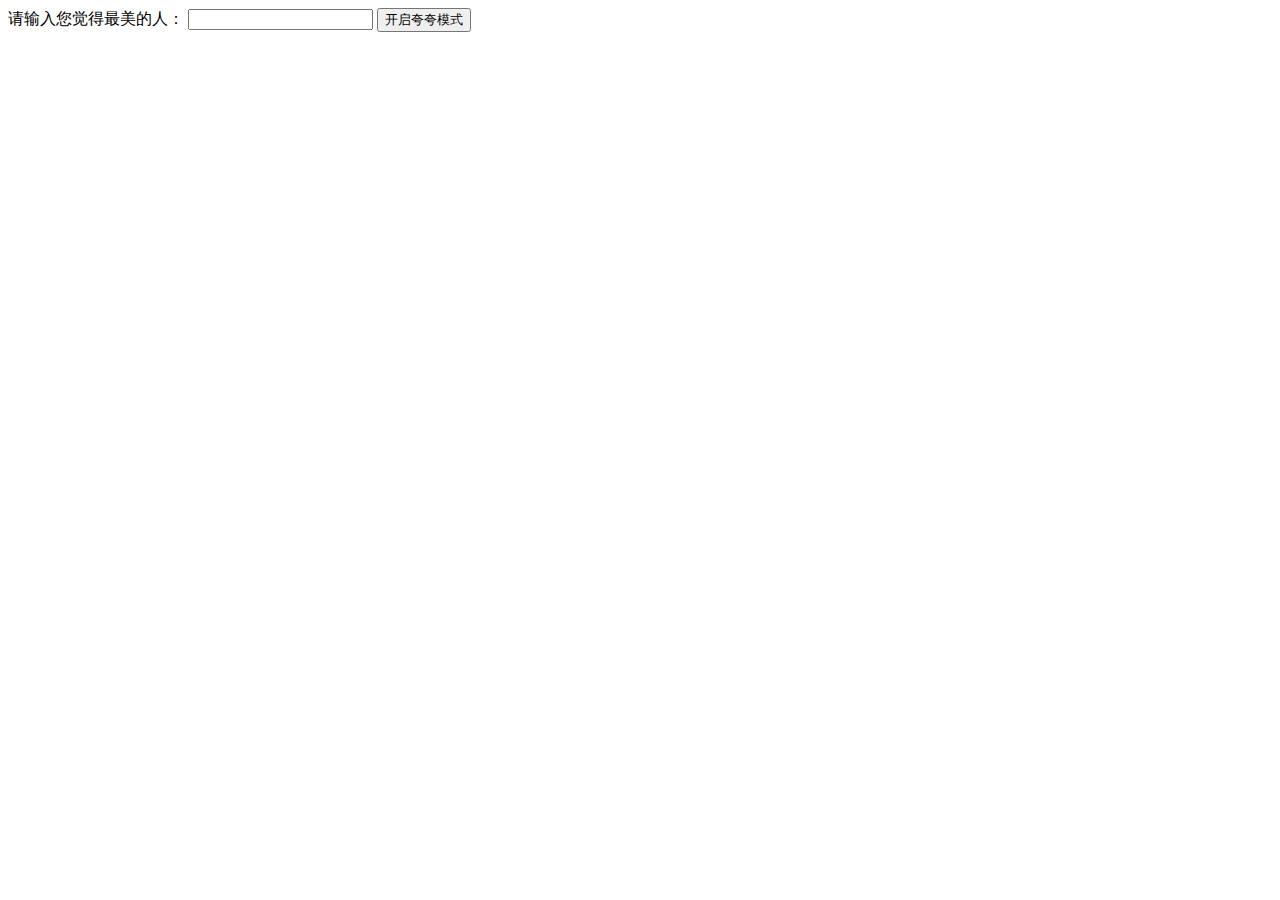
<file: index.html>
<!doctype html>
<html lang="en">

<head>
    <meta charset="UTF-8">
    <meta name="Generator" content="EditPlus®">
    <meta name="Author" content="">
    <meta name="Keywords" content="">
    <meta name="Description" content="">
    <meta name='viewport' content='width=device-width,initial-scale=1,user-scalabel=no'>
    <meta name="viewport" content="width=device-width,initial-scale=1,maximum-scale=1,minimum-scale=1,user-scalable=no">
    <title>夸夸</title>

</head>

<body>
    请输入您觉得最美的人：
    <input id="name" type="text" />
    <button id='btn'>开启夸夸模式</button>
    <script>
 var str="事实上，我第一次见到你是在一张照片里。你在照片里看起来若有所思。那温柔那美丽那妩媚，我久久难忘。;当你微笑时，你看起来最迷人，你的薄嘴唇，你的长眼睛，和酒窝在你的脸颊。;今天一定没有月亮，因为月亮的光亮已经被你遮住了。;春天的鲜花和秋天的月亮，是诗人歌唱的场景，但我觉得它很平凡。只有你的微笑和梨花漩涡是我眼中最美丽的偶像。;世界上有两种女孩最可爱，一种是美丽的；一个很聪明，你很聪明，很漂亮。;在远处，我可以看到你的背影，你黑色的头发用一束红色的丝带绑在脑后，就像一个瀑布从寂静的夜晚从山间的小溪中倾泻而下。;没有母亲，就不会有诗人，也不会有英雄。妇女节快乐！;你蹦蹦跳跳地进来，穿着一件红色的外套，系着一条很紧的腰带，那么轻盈，那么矫健，就像天上的一朵红云。;我认为世界上最美丽的女人是维纳斯，然后是你！;你是我见过的最美丽、最善良的女人。;你是花里的蝴蝶，百合花里的蓓蕾。不管你穿什么衣服，总是那么端庄好看。;天太偏了！为什么要把所有的优势都集中在自己身上？;你的头发好美，尤其是那种香味，让我神魂颠倒，不是你自己的味道。;我不知道如何表达你在我心中留下的最强烈最深刻的印象。你又高又胖吗？白皙的皮肤吗？又黑又深的眼睛？小红的嘴唇吗？但是，有一种说不出、说不出的魅力，触动了我的心。;五岳还不见山，泰山还不见岳，即使人间多了美女，见了你也不再见美女。;你的美丽从内而外促进血液和美丽的可怜。;那沉稳凝重的气质，再淘气的人看到你也会小心。;美丽的女人是钻石，好的女人是宝藏;你真漂亮，芙蓉姐姐一看见你就生气！事实上，芙蓉姐姐以前不是这样的，只是为了跟你比较！她的悲伤！这是它！;西湖不美，很美；东湖不美，美极了！但你的存在足以让我陶醉。;那温柔那美丽那妩媚，我久久难忘。;你婀娜多姿的风韵，迷人美丽的外表，迷人端庄的举止，优雅大方的谈吐，在我开始端坐的时候，就引起了我的注意。;你是天上的仙子，我是耕牛的凡人，你的彩袖飘飘，徜徉在秀美的山川里，我低头耕耘南阳，做一个耕田的人。;你有点像天上的月亮，也像闪烁的星星，但我不是诗人，否则，当写万首诗来形容你的美丽;我从来没有赞美过任何人，但我不得不对你说：世界上没有比你更漂亮的女孩了。;层叠一般的长发，淡雅的衣着，标准的瓜子脸，灵巧的杏仁眼，那稳重而凝重的气质，再调皮的人看了你都会小心。;你什么都擅长。唯一的缺点是你太显眼，会引起交通事故。;你穿着一件紫红色的旗袍，远远望去，真像一只小蝴蝶在飞舞，既美丽，又柔和。;你从屋里笑着走进客厅，随意地穿着一件红色的毛衣，那么美，那么热情，那么简单，一种说不出的爱，突然在我心中升起。;你是花里的蝴蝶，百合花里的蓓蕾。不管你穿什么衣服，总是那么端庄、好看。"
        var data = '进化不完全的生命体,基因突变的外星人, 幼稚园程度的高中生,先天蒙古症的青蛙头, 圣母峰雪人的弃婴,化粪池堵塞的凶手, 非洲人搞上黑猪的后裔,阴阳失调的黑猩猩, 被诺亚方舟压过的河马,新火山喷发口, 超大无耻传声扩音喇叭,爱斯基摩人的耻辱, 和蟑螂共存活的超个体,生命力腐烂的半植物, 会发出臭味的垃圾人,"唾弃"名词的源头, 每天退化三次的恐龙,人类历史上最强的废材, 上帝失手摔下来的旧洗衣机,能思考的无脑袋生物, 损毁亚洲同胞名声的祸害,祖先为之蒙羞的子孙, 沉积千年的腐植质,科学家也不敢研究的原始物种, 宇宙毁灭必备的原料,连半兽人都瞧不起你的半兽人, 10倍石油浓度的沉积原料,被毁容的麦当劳叔叔, 像你这种可恶的家伙 只能演电视剧里的一陀粪, 比不上路边被狗过洒尿的口香糖, 连如花都美你10倍以上, 找女朋友得去动物园甚至要离开地球, 想要自杀只会有人劝悴灰?粝聦铺逡悦馕廴净肪? 你摸过的键盘上连阿米吧原虫都活不下去, 喷出来的口水比sars还致命, 装可爱的话可以瞬间解决人口膨胀的问题, 帅的话人类就只得用无性生殖, 白痴可以当你的老师,智障都可以教你说人话, 只要你抬头臭氧层就会破洞 要移民火星是为了要离开你, 如果你的丑陋可以发电的话全世界的核电厂都可以停摆, 去打仗的话子弹飞弹会忍不住向你飞, 手榴弹看到你会自爆, 别人要开飞机去撞双子星才行而你只要跳伞就有同样的威力, 你去过的名胜全部变古迹,你去过的古迹会变成历史, 18辈子都没干好事才会认识你,连丢进太阳都嫌不够环保！！'.split(',');
        var btn = document.getElementById('btn');
        btn.onclick = function () {
            var name = document.getElementById("name").value;
            if (!name) {
                alert('请输入姓名');
            } else {
                setInterval(function () {
                    alert(fuck(name, str.split(';'))
                }, 200)
            }
        }

        function fuck(name, data) {
            let len = data.length;
            return `${name}_${data[Math.floor(Math.random() * len + 1)]}`
        }
    </script>
</body>

</html>
</file>
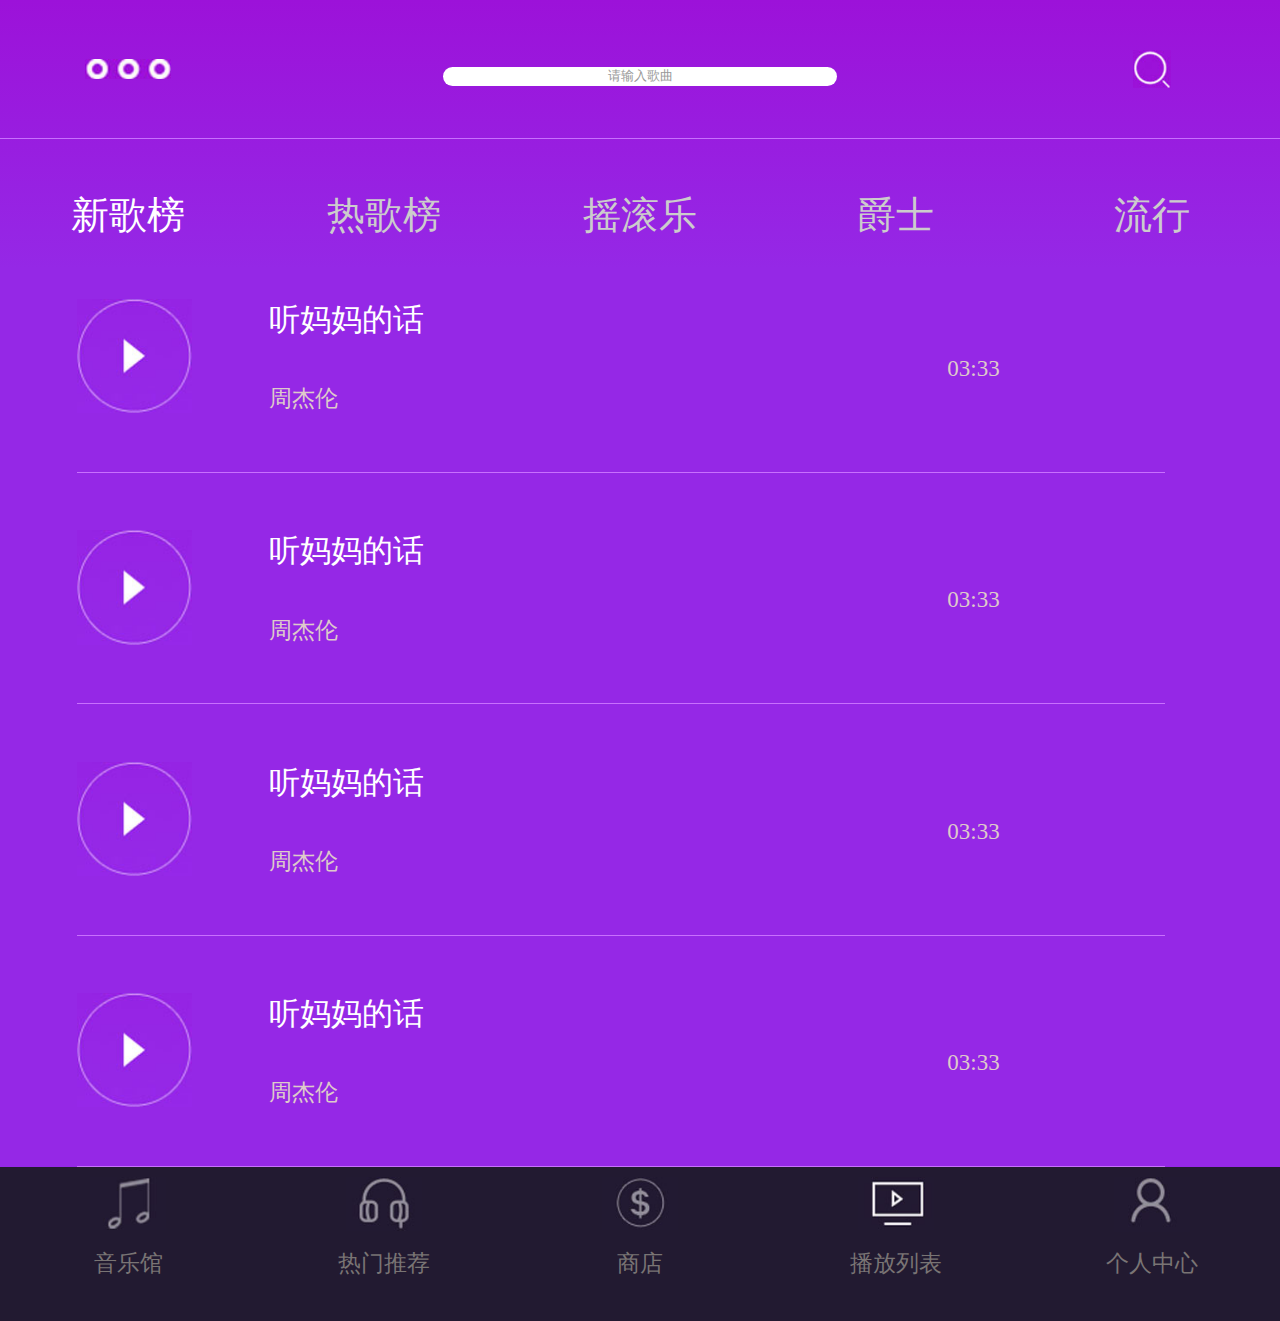
<file: demo4.html>
<!doctype html>
<html lang="en">
 <head>
  <meta charset="UTF-8">
  <meta name="Generator" content="EditPlus®">
  <meta name="Author" content="">
  <meta name="Keywords" content="">
  <meta name="Description" content="">
  <meta name='viewport' content='width=device-width,initial-scale=1,user-scalabel=no'>
  <title>Document</title>
  <script src='js/Touchevent.js'></script>
  <script src='js/Motion frame.js'></script>
  <link href="css/demo.css" rel="stylesheet" type="text/css"/>
 </head>
 <body>
 <div class='page0' id='page0'>
   <audio src="" controls="controls"  id='audio' style="display:none;">
              您的浏览器不支持 audio 标签。
       </audio>
     <div class='header'>
	    <div class='top0'>
		  <div class='setting'>
			<div class='setting_icon'></div>
		  </div>
		  <div class='user'><input type='text' value='请输入歌曲' id='search_text'></div>
		  <div class='search' id='search'>
			<div class='search_icon'></div>
		  </div> 
		  
	  </div>
	  <ul class='nav'>
            <li class='active'>新歌榜</li>
			<li>热歌榜</li>
			<li>摇滚乐</li>
			<li>爵士</li>
			<li>流行</li>
	     </ul>
	</div>
	<div class='content'>
	     <div class='mark' id='mark'>
		 </div>
	     <ul class='menu'>
		    <li><div class='list_info'>
					<div class='Img'><img src='images/pause_03.jpg'></div>
					<div class='info'>
					  <p class='music_name'>听妈妈的话</p>
					  <span class='player'>周杰伦</span>
					</div>
					<span class='time_length'>03:33</span>
				</div>
				<div class='list_info_mark'></div>
			</li>
			<li><div class='list_info'>
					<div class='Img'><img src='images/pause_03.jpg'></div>
					<div class='info'>
					  <p class='music_name'>听妈妈的话</p>
					  <span class='player'>周杰伦</span>
					</div>
					<span class='time_length'>03:33</span>
				</div>
				<div class='list_info_mark'></div>
			</li>
			  <li><div class='list_info'>
					<div class='Img'><img src='images/pause_03.jpg'></div>
					<div class='info'>
					  <p class='music_name'>听妈妈的话</p>
					  <span class='player'>周杰伦</span>
					</div>
					<span class='time_length'>03:33</span>
				</div>
				<div class='list_info_mark'></div>
			</li>
			<li><div class='list_info'>
					<div class='Img'><img src='images/pause_03.jpg'></div>
					<div class='info'>
					  <p class='music_name'>听妈妈的话</p>
					  <span class='player'>周杰伦</span>
					</div>
					<span class='time_length'>03:33</span>
				</div>
				<div class='list_info_mark'></div>
			</li>
			    <li><div class='list_info'>
					<div class='Img'><img src='images/pause_03.jpg'></div>
					<div class='info'>
					  <p class='music_name'>听妈妈的话</p>
					  <span class='player'>周杰伦</span>
					</div>
					<span class='time_length'>03:33</span>
				</div>
				<div class='list_info_mark'></div>
			</li>
			<li><div class='list_info'>
					<div class='Img'><img src='images/pause_03.jpg'></div>
					<div class='info'>
					  <p class='music_name'>听妈妈的话</p>
					  <span class='player'>周杰伦</span>
					</div>
					<span class='time_length'>03:33</span>
				</div>
				<div class='list_info_mark'></div>
			</li>
			<li><div class='list_info'>
					<div class='Img'><img src='images/pause_03.jpg'></div>
					<div class='info'>
					  <p class='music_name'>听妈妈的话</p>
					  <span class='player'>周杰伦</span>
					</div>
					<span class='time_length'>03:33</span>
				</div>
				<div class='list_info_mark'></div>
			</li>	
			<li><div class='list_info'>
					<div class='Img'><img src='images/pause_03.jpg'></div>
					<div class='info'>
					  <p class='music_name'>听妈妈的话</p>
					  <span class='player'>周杰伦</span>
					</div>
					<span class='time_length'>03:33</span>
				</div>
				<div class='list_info_mark'></div>
			</li>
		 </ul>
	</div>
	<div class='footer'>
	   <ul class='foot_menu'>
	      <li><a href='#'><div class='footImg'><img src='images/001_07.jpg'/></div>音乐馆</a></li>
		  <li><a href='#'><div class='footImg'><img src='images/002_09.jpg'/></div>热门推荐</a></li>
		  <li><a href='#'><div class='footImg'><img src='images/003_11.jpg'/></div>商店</a></li>
		  <li><a href='#' class='active'><div class='footImg'><img src='images/004_13.jpg'/></div>播放列表</a></li>
		  <li><a href='#'><div class='footImg'><img src='images/005_15.jpg'/></div>个人中心</a></li>
	   </ul>
	</div>
 </div>
 <div class='page' id='page'>
    <div class='top'>
		  <div class='back'>
			<div class='back_icon'>&lt;</div>
		  </div>
		  <div class='name' id='name'>小幸运</div>
		  <div class='right'>
			<div class='right_icon'><img src='images/right.png'></div>
		  </div>
	  </div>
	<div class='head_img ' id='head_img'></div>
	<div class='lrc' id='lrc'>
	   <div class='move_box' id='move_box'></div>
	</div>
	<textarea class='text' id='text' style="display:none;">	  
	 </textarea>
   <div class='bottom' id='bottom'>
      <div id='time'>
	     <div id='begin_time'>0:00</div>
		 <div id='end_time'>4:18</div>
	  </div>
	  <div class='wrap'>
	     <div class='progress' id='progerss'>
	        <div class='pros' id='pros'></div>
		    <div class='control' id='control'></div>
	     </div>
		 <div class='voice' id='voice_btn'>
		    <div class='bar' id='bar'>
			   <div class='mid_bar'>
			     <div class='bar_mark' id='bar_mark'></div>
			   </div>
			   <div class='con_bar' id='con_bar'></div>
			</div>
		 </div>
	   </div>
	   <div class='icon'>
	       <div class='prev' id='prev'>
		      &lt;
		   </div>
		   <div class='play' id='btn'>
		    　<img src='images/pause.png''>
		   </div>
		   <div class='next' id='next'>
		      &gt;
		   </div>
	   </div>
	   
	   <div class='action'></div>
	   
    </div>
   </div>  
 </body>
 <script src='js/demo.js'></script>
</html>
</file>
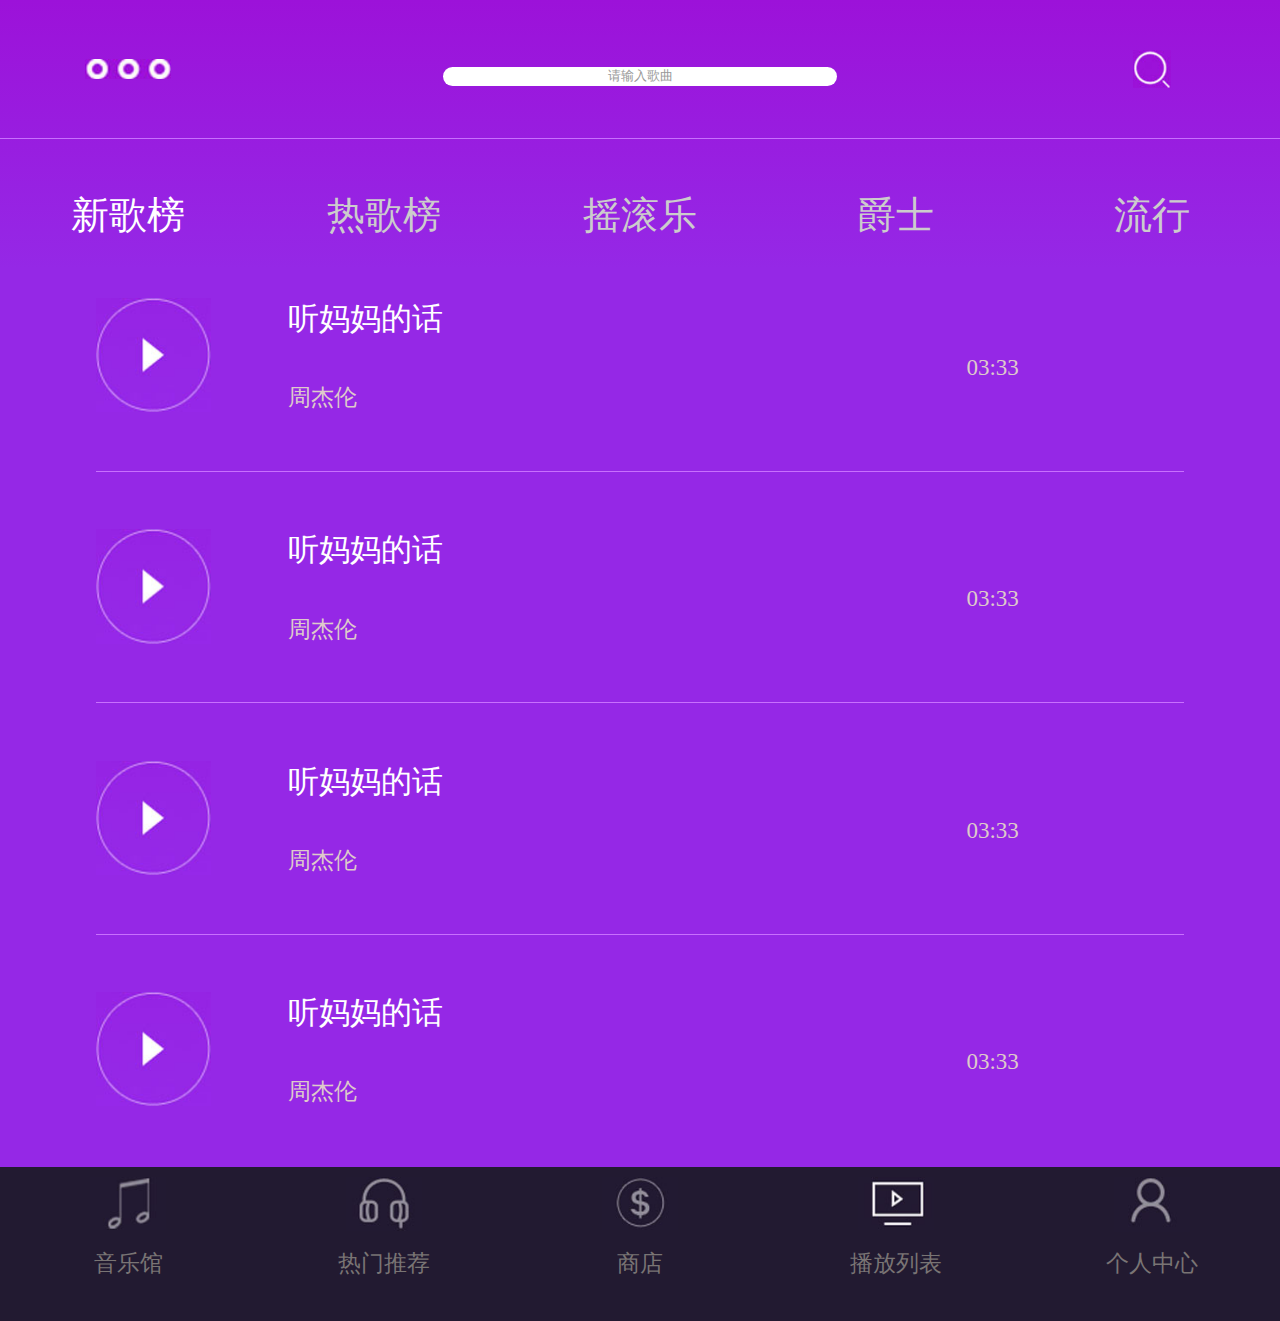
<file: musicplayer/demo4.html>
<!doctype html>
<html lang="en">
 <head>
  <meta charset="UTF-8">
  <meta name="Generator" content="EditPlus®">
  <meta name="Author" content="">
  <meta name="Keywords" content="">
  <meta name="Description" content="">
  <meta name='viewport' content='width=device-width,initial-scale=1,user-scalabel=no'>
  <title>Document</title>
  <script src='js/Touchevent.js'></script>
  <link href="css/demo.css" rel="stylesheet" type="text/css"/>
 </head>
 <body>
 <div class='page0' id='page0'>
   <audio src="" controls="controls"  id='audio' style="display:none;">
              您的浏览器不支持 audio 标签。
       </audio>
     <div class='header'>
	    <div class='top0'>
		  <div class='setting'>
			<div class='setting_icon'></div>
		  </div>
		  <div class='user'><input type='text' value='请输入歌曲' id='search_text'></div>
		  <div class='search' id='search'>
			<div class='search_icon'></div>
		  </div> 
		  
	  </div>
	  <ul class='nav'>
            <li class='active'>新歌榜</li>
			<li>热歌榜</li>
			<li>摇滚乐</li>
			<li>爵士</li>
			<li>流行</li>
	     </ul>
	</div>
	<div class='content'>
	     <div class='mark' id='mark'>
		 </div>
	     <ul class='menu'>
		    <li><a href='#'>
					<div class='Img'><img src='images/pause_03.jpg'></div>
					<div class='info'>
					  <p class='music_name'>听妈妈的话</p>
					  <span class='player'>周杰伦</span>
					</div>
					<span class='time_length'>03:33</span>
				</a>
			</li>
			<li><a href='#'>
					<div class='Img'><img src='images/pause_03.jpg'></div>
					<div class='info'>
					  <p class='music_name'>听妈妈的话</p>
					  <span class='player'>周杰伦</span>
					</div>
					<span class='time_length'>03:33</span>
				</a>
			</li>
			<li><a href='#'>
					<div class='Img'><img src='images/pause_03.jpg'></div>
					<div class='info'>
					 <p class='music_name'>听妈妈的话</p>
					  <span class='player'>周杰伦</span>
					</div>
					<span class='time_length'>03:33</span>
				</a>
			</li>
			<li><a href='#'>
					<div class='Img'><img src='images/pause_03.jpg'></div>
					<div class='info'>
					 <p class='music_name'>听妈妈的话</p>
					  <span class='player'>周杰伦</span>
					</div>
					<span class='time_length'>03:33</span>
				</a>
			</li>
			<li><a href='#'>
					<div class='Img'><img src='images/pause_03.jpg'></div>
					<div class='info'>
					<p class='music_name'>听妈妈的话</p>
					  <span class='player'>周杰伦</span>
					</div>
					<span class='time_length'>03:33</span>
				</a>
			</li>
			<li><a href='#'>
					<div class='Img'><img src='images/pause_03.jpg'></div>
					<div class='info'>
					 <p class='music_name'>听妈妈的话</p>
					  <span class='player'>周杰伦</span>
					</div>
					<span class='time_length'>03:33</span>
				</a>
			</li>
			<li><a href='#'>
					<div class='Img'><img src='images/pause_03.jpg'></div>
					<div class='info'>
					 <p class='music_name'>听妈妈的话</p>
					  <span class='player'>周杰伦</span>
					</div>
					<span class='time_length'>03:33</span>
				</a>
			</li>
			<li><a href='#'>
					<div class='Img'><img src='images/pause_03.jpg'></div>
					<div class='info'>
					 <p class='music_name'>听妈妈的话</p>
					  <span class='player'>周杰伦</span>
					</div>
					<span class='time_length'>03:33</span>
				</a>
			</li>
			<li><a href='#'>
					<div class='Img'><img src='images/pause_03.jpg'></div>
					<div class='info'>
					 <p class='music_name'>听妈妈的话</p>
					  <span class='player'>周杰伦</span>
					</div>
					<span class='time_length'>03:33</span>
				</a>
			</li>
			<li><a href='#'>
					<div class='Img'><img src='images/pause_03.jpg'></div>
					<div class='info'>
					 <p class='music_name'>听妈妈的话</p>
					  <span class='player'>周杰伦</span>
					</div>
					<span class='time_length'>03:33</span>
				</a>
			</li>
		 </ul>
	</div>
	<div class='footer'>
	   <ul class='foot_menu'>
	      <li><a href='#'><div class='footImg'><img src='images/001_07.jpg'/></div>音乐馆</a></li>
		  <li><a href='#'><div class='footImg'><img src='images/002_09.jpg'/></div>热门推荐</a></li>
		  <li><a href='#'><div class='footImg'><img src='images/003_11.jpg'/></div>商店</a></li>
		  <li><a href='#' class='active'><div class='footImg'><img src='images/004_13.jpg'/></div>播放列表</a></li>
		  <li><a href='#'><div class='footImg'><img src='images/005_15.jpg'/></div>个人中心</a></li>
	   </ul>
	</div>
 </div>
 <div class='page' id='page'>
    <div class='top'>
		  <div class='back'>
			<div class='back_icon'>&lt;</div>
		  </div>
		  <div class='name' id='name'>小幸运</div>
		  <div class='right'>
			<div class='right_icon'><img src='images/right.png'></div>
		  </div>
	  </div>
	<div class='head_img ' id='head_img'></div>
	<div class='lrc' id='lrc'>
	   <div class='move_box' id='move_box'></div>
	</div>
	<textarea class='text' id='text' style="display:none;">	  
	 </textarea>
   <div class='bottom' id='bottom'>
      <div id='time'>
	     <div id='begin_time'>0:00</div>
		 <div id='end_time'>4:18</div>
	  </div>
	  <div class='wrap'>
	     <div class='progress' id='progerss'>
	        <div class='pros' id='pros'></div>
		    <div class='control' id='control'></div>
	     </div>
		 <div class='voice' id='voice_btn'>
		    <div class='bar' id='bar'>
			   <div class='mid_bar'>
			     <div class='bar_mark' id='bar_mark'></div>
			   </div>
			   <div class='con_bar' id='con_bar'></div>
			</div>
		 </div>
	   </div>
	   <div class='icon'>
	       <div class='prev' id='prev'>
		      &lt;
		   </div>
		   <div class='play' id='btn'>
		    　<img src='images/pause.png''>
		   </div>
		   <div class='next' id='next'>
		      &gt;
		   </div>
	   </div>
	   
	   <div class='action'></div>
	   
    </div>
   </div>  
 </body>
 <script src='js/demo.js'></script>
</html>
</file>
<file: css/demo.css>
html{font-size:32px;}
    *{margin:0px;padding:0px;}
	body{
	  /*background:-webkit-linear-gradient(#9c12d9, #8b44fa); /* Safari 5.1 - 6.0 */
      /*background: -o-linear-gradient(#9c12d9, #8b44fa); /* Opera 11.1 - 12.0 */
      /*background: -moz-linear-gradient(#9c12d9, #8b44fa); /* Firefox 3.6 - 15 */
      /*background: linear-gradient(#9c12d9, #9528e6); /* 标准的语法（必须放在最后） */
	 
	  position:relative;
	}
	.top{
	  width:100%;
      height:1.8rem;
      display:-webkit-flex;
	  color:#fff;
	}
	.name{
	  flex:3;
	  height:1.8rem;
	  font-size:0.75rem;
	  text-align:center;
	  line-height:1.8rem;
	  margin:0 auto;
	}
	.back{
	  flex:1;
	  position:relative;
	  line-height:1.8rem;
	  text-align:center;
	}
	.right{
	  flex:1;
	  line-height:1.8rem;
	  text-align:center;
	}
	.right_icon{
	  width:1rem;
	  height:1rem;
	  line-height:2rem;
	}
	.right_icon img{
	  width:100%;
	}
	.head_img{
	  width:5rem;
	  height:5rem;
	  background:url(../images/3.png) no-repeat;
	  background-size:cover;
	  border-radius:50%;
	  margin:1rem auto;
	}

	.lrc{
	  width:80%;
	  height:3.2rem;
	  margin:0.6rem auto;
	  color:#fff;
	  padding:5px;
	  font-size:0.4rem;
	  overflow:hidden;
	  text-align:center;
	  color:#ccc;
	  position:relative;
	}
	
    .move_box{
	   position:absolute;
	   top:0;
	   width:100%;
	}
	.move_box p{
	  height:0.6rem;
	  line-height:0.6rem;
	}
  .bottom{
	  width:100%;
	  height:3.5rem;
	  position:absolute;
	  bottom:0px;
	}
   #time{
     width:9rem;
	 height:0.5rem;
	 margin:5px auto;
	 color:#ccc;
   }
   #begin_time{
     height:0.5rem;
	 width:2rem;
	 float:left;
	 font-size:0.3rem;
   }
   #end_time{
     height:0.5rem;
	 width:1.8rem;
	 float:right;
	 font-size:0.3rem;
	 text-align:left;
   }
  .icon{
    width:100%;
    display:-webkit-flex;
	height:1rem;
	
  }
  .icon .prev{
    flex:1;
	text-align:center;
	color:#fff;
	line-height:1rem;
  }
  .icon .play{
    flex:1;
	
  }
  
  .icon .next{
    flex:1;
	text-align:center;
	color:#fff;
	line-height:1rem;
  }
  .wrap{
    width:9rem;
	height:0.5rem;
	margin:10px auto;
  }
  .progress{
    width:7.9rem;
	height:0.2rem;
	border:1px solid #696262;
	background:#2d2875;
	border-radius:0.5rem;
	position:relative;
	float:left;
	margin-top:0.1rem;
  }
	

  .pros{
    width:0px;
	height:0.2rem;
	background:#32d5d6;
	position:relative;
	
  }
  .control{
    width:0.3rem;
    height:0.3rem;
	border-radius:50%;
	background:#e96f7a;
	position:absolute;
	top:-2px;
	left:0px;
	cursor:pointer;
  }

   .voice{
    width:0.5rem;
	height:0.5rem;
	float:right;
	background:url(../images/voice.png) no-repeat;
	background-size:cover;
	position:relative;
	cursor:pointer;
  }
 .voice .bar{
    width:0.5rem;
	height:3rem;
	background:#2d2875;
	position:relative;
	top:-3.3rem;
	display:none;
	touch-action: none;
 }
 .voice .mid_bar{
    width:0.5rem;
	height:3rem;
    background:#32d5d6;
	position:absolute;
 }
 .voice .mid_bar .bar_mark{
    width:0.5rem;
	height:1.5rem;
    background:#2d2875;
	position:absolute;
 }
 .voice .con_bar{
    width:0.5rem;
    height:0.2rem;
	background:#e96f7a;
	position:absolute;
	bottom:1.3rem;
	left:0px;
	cursor:pointer;
 }

  .page{
    position:absolute;
    height:17.5rem;
	width:100%;
	background-image: linear-gradient(#9528e6,rgb(112, 24, 177));
	
	background-size: cover;
	background-position: center center;
   transform: translate(50px,100px);
  -ms-transform: translate(50px,100px);		/* IE 9 */
  -webkit-transform: translate(150px,0px) rotateY(90deg);	/* Safari and Chrome */
  -o-transform: translate(50px,100px);		/* Opera */
  -moz-transform: translate(50px,100px);		/* Firefox */
   
  }

  @-webkit-keyframes rot /* Safari 和 Chrome */
  {
   from {transform:rotate(0deg);}
   to {transform:rotate(360deg);}
  }
  .rotate{
    animation: rot 10s linear infinite;
  }
  
  
  .page0{
    position:absolute;
    height:12.5rem;
	width:100%;
	overflow:hidden;
  -webkit-transform: translate(0px,0px) rotateY(0deg);	/* Safari and Chrome */
     background:#9528e6;
	  color:#fff;
	  padding-top:3rem;
	  padding-bottom:1.7rem;
  }

  a{color:#fff;text-decoration:none;}
	li{list-style:none;}
	.active{
	  color:#fff;
	}
  .header{
	  width:100%;
	  height:3.5rem;
	  background:-webkit-linear-gradient(#9c12d9, #8b44fa); /* Safari 5.1 - 6.0 */
      background: -o-linear-gradient(#9c12d9, #8b44fa); /* Opera 11.1 - 12.0 */
      background: -moz-linear-gradient(#9c12d9, #8b44fa); /* Firefox 3.6 - 15 */
      background: linear-gradient(#9c12d9, #9528e6); /* 标准的语法（必须放在最后） */
	  position:fixed;
	  top:0px;
	  z-index:1000;
	}
	.top0{
	  width:100%;
      height:1.8rem;
      display:-webkit-flex;
	  border-bottom:1px solid #c870fd;
	}
	.user{
	  flex:3;
	  height:1.8rem;
	  font-size:0.75rem;
	  text-align:center;
	  line-height:1.6rem;
	  margin:0 auto;
	}
	.user input{
	  color:#999;
	  padding:2px 5px;
	  width:5rem;
	  border:none;
	  border-radius:10px;
	  text-align:center;
	}
	.search{
	  flex:1;
	  position:relative;
	}
    .search_icon{
	  width:0.5rem;
	  height:0.5rem;
	  background:url(../images/search.jpg) no-repeat;
	  background-size:cover;
	  position:absolute;
	  top:0;
	  left:0;
	  right:0;
	  bottom:0;
	  margin:auto
	 }
	.setting{
	  flex:1;
	  position:relative;
	}
    .setting_icon{
	  width:1.125rem;
	  height:0.26rem;
	  background:url(../images/setting.jpg) no-repeat;
	  background-size:cover;
	  position:absolute;
	  top:0;
	  left:0;
	  right:0;
	  bottom:0;
	  margin:auto;
	}
	 .nav{
	   width:100%;
	   height:1.5rem;
	   font-size:0.5rem;
	   color:#ccc;
	}
	.nav li{
	  float:left;
	  height:1.5rem;
	  width:20%;
	  text-align:center;
	  line-height:2rem;
	  font-size:0.5rem;
	}

	.content{
	  height:12rem;
	}
	.content .menu{
	  height:auto;
      overflow:auto;
	  -webkit-overflow-scrolling:touch;
	  width:85%;
	  margin:10px auto;
	  position:absolute;
	  top:0;
	  left:1rem;
	}
   
    .content .menu li{
	  width:100%;
      height:3rem;
	  border-bottom:1px solid #c870fd;
	  position:relative;
	}
	.content .menu li .list_info{
	  display:inline-block;
	  width:100%;
	  height:1.5rem;
	  font-size:0.5rem;
	  position:absolute;
	  top:0;
	  left:0;
	  right:0;
	  bottom:0;
	  margin:auto;
	}
	.Img{
	  width:1.5rem;
	  height:1.5rem;
	  float:left;
	}
	.Img img{
	  width:100%;
	}
	.info{
	  float:left;
	  width:50%;
	  height:1.5rem;
	  margin-left:1rem;
	}
	.info p{
	  font-size:0.4rem;
	}
	.player{
	  display:block;
	  width:auto;
	  height:auto;
	  font-size:0.3rem;
	  color:#decaca;
	  position:absolute;
	  bottom:0px;
	}
	.time_length{
	  float:right;
	  display:inline-block;
	  width:20%;
	  font-size:0.3rem;
	  color:#decaca;
	  height:1.8rem;
	  line-height:1.8rem;
	}
	.footer{
	  width:100%;
	  height:2rem;
	  background:#221a31;
	  position:fixed;
	  bottom:0;
	  font-size:0.3rem;
	}
	.foot_menu{
	  width:100%;
	  height:2rem;
	  margin:0 auto;
	}
	.foot_menu li{
	   float:left;
	   width:20%;
	   height:2rem;
	   text-align:center;
	  
	}
	.foot_menu li a{
	  display:inline-block;
	  color:#797474;
	  width:100%;
	  height:2rem;
	}
	.footImg{
	  width:1rem;
	  height:1rem;
	  margin:10px auto;
	  margin-bottom:-6px;
	}
	.footImg img{
	  max-width:100%;
	}
	@media(min-device-width:375px){
	  html{font-size:37.5px;}
	}
	@media(min-device-width:425px){
	  html{font-size:42.5px;}
	}
	@media(min-device-width:768px){
	  html{font-size:76.8px;}
	}
   .mark{
	 width: 30%;
     height: 12rem;
     position: fixed;
     right: 0px; 
	 z-index:1000;
	}
	.list_info_mark{
	  position:absolute;
	  width:100%;
	  height:3rem;
	  background:rgba(255, 0, 0, 0);
	  z-index:500;
	}
</file>
<file: musicplayer/css/demo.css>
html{font-size:32px;}
    *{margin:0px;padding:0px;}
	body{
	  /*background:-webkit-linear-gradient(#9c12d9, #8b44fa); /* Safari 5.1 - 6.0 */
      /*background: -o-linear-gradient(#9c12d9, #8b44fa); /* Opera 11.1 - 12.0 */
      /*background: -moz-linear-gradient(#9c12d9, #8b44fa); /* Firefox 3.6 - 15 */
      /*background: linear-gradient(#9c12d9, #9528e6); /* 标准的语法（必须放在最后） */
	 
	  position:relative;
	}
	.top{
	  width:100%;
      height:1.8rem;
      display:-webkit-flex;
	  color:#fff;
	}
	.name{
	  flex:3;
	  height:1.8rem;
	  font-size:0.75rem;
	  text-align:center;
	  line-height:1.8rem;
	  margin:0 auto;
	}
	.back{
	  flex:1;
	  position:relative;
	  line-height:1.8rem;
	  text-align:center;
	}
	.right{
	  flex:1;
	  line-height:1.8rem;
	  text-align:center;
	}
	.right_icon{
	  width:1rem;
	  height:1rem;
	  line-height:2rem;
	}
	.right_icon img{
	  width:100%;
	}
	.head_img{
	  width:5rem;
	  height:5rem;
	  background:url(../images/3.png) no-repeat;
	  background-size:cover;
	  border-radius:50%;
	  margin:1rem auto;
	}

	.lrc{
	  width:80%;
	  height:3.2rem;
	  margin:0.6rem auto;
	  color:#fff;
	  padding:5px;
	  font-size:0.4rem;
	  overflow:hidden;
	  text-align:center;
	  color:#ccc;
	  position:relative;
	}
	
    .move_box{
	   position:absolute;
	   top:0;
	   width:100%;
	}
	.move_box p{
	  height:0.6rem;
	  line-height:0.6rem;
	}
  .bottom{
	  width:100%;
	  height:3.5rem;
	  position:absolute;
	  bottom:0px;
	}
   #time{
     width:9rem;
	 height:0.5rem;
	 margin:5px auto;
	 color:#ccc;
   }
   #begin_time{
     height:0.5rem;
	 width:2rem;
	 float:left;
	 font-size:0.3rem;
   }
   #end_time{
     height:0.5rem;
	 width:1.8rem;
	 float:right;
	 font-size:0.3rem;
	 text-align:left;
   }
  .icon{
    width:100%;
    display:-webkit-flex;
	height:1rem;
	
  }
  .icon .prev{
    flex:1;
	text-align:center;
	color:#fff;
	line-height:1rem;
  }
  .icon .play{
    flex:1;
	
  }
  
  .icon .next{
    flex:1;
	text-align:center;
	color:#fff;
	line-height:1rem;
  }
  .wrap{
    width:9rem;
	height:0.5rem;
	margin:10px auto;
  }
  .progress{
    width:7.9rem;
	height:0.2rem;
	border:1px solid #696262;
	background:#2d2875;
	border-radius:0.5rem;
	position:relative;
	float:left;
	margin-top:0.1rem;
  }
	

  .pros{
    width:0px;
	height:0.2rem;
	background:#32d5d6;
	position:relative;
	
  }
  .control{
    width:0.3rem;
    height:0.3rem;
	border-radius:50%;
	background:#e96f7a;
	position:absolute;
	top:-2px;
	left:0px;
	cursor:pointer;
  }

   .voice{
    width:0.5rem;
	height:0.5rem;
	float:right;
	background:url(../images/voice.png) no-repeat;
	background-size:cover;
	position:relative;
	cursor:pointer;
  }
 .voice .bar{
    width:0.5rem;
	height:3rem;
	background:#2d2875;
	position:relative;
	top:-3.3rem;
	display:none;
	touch-action: none;
 }
 .voice .mid_bar{
    width:0.5rem;
	height:3rem;
    background:#32d5d6;
	position:absolute;
 }
 .voice .mid_bar .bar_mark{
    width:0.5rem;
	height:1.5rem;
    background:#2d2875;
	position:absolute;
 }
 .voice .con_bar{
    width:0.5rem;
    height:0.2rem;
	background:#e96f7a;
	position:absolute;
	bottom:1.3rem;
	left:0px;
	cursor:pointer;
 }

  .page{
    position:absolute;
    height:17.5rem;
	width:100%;
	background-image: linear-gradient(#9528e6,rgb(112, 24, 177));
	
	background-size: cover;
	background-position: center center;
   transform: translate(50px,100px);
  -ms-transform: translate(50px,100px);		/* IE 9 */
  -webkit-transform: translate(150px,0px) rotateY(90deg);	/* Safari and Chrome */
  -o-transform: translate(50px,100px);		/* Opera */
  -moz-transform: translate(50px,100px);		/* Firefox */
   
  }

  @-webkit-keyframes rot /* Safari 和 Chrome */
  {
   from {transform:rotate(0deg);}
   to {transform:rotate(360deg);}
  }
  .rotate{
    animation: rot 10s linear infinite;
  }
  
  
  .page0{
    position:absolute;
    height:12.5rem;
	width:100%;
	overflow:hidden;
  -webkit-transform: translate(0px,0px) rotateY(0deg);	/* Safari and Chrome */
     background:#9528e6;
	  color:#fff;
	  padding-top:3rem;
	  padding-bottom:1.7rem;
  }

  a{color:#fff;text-decoration:none;}
	li{list-style:none;}
	.active{
	  color:#fff;
	}
  .header{
	  width:100%;
	  height:3.5rem;
	  background:-webkit-linear-gradient(#9c12d9, #8b44fa); /* Safari 5.1 - 6.0 */
      background: -o-linear-gradient(#9c12d9, #8b44fa); /* Opera 11.1 - 12.0 */
      background: -moz-linear-gradient(#9c12d9, #8b44fa); /* Firefox 3.6 - 15 */
      background: linear-gradient(#9c12d9, #9528e6); /* 标准的语法（必须放在最后） */
	  position:fixed;
	  top:0px;
	  z-index:1000;
	}
	.top0{
	  width:100%;
      height:1.8rem;
      display:-webkit-flex;
	  border-bottom:1px solid #c870fd;
	}
	.user{
	  flex:3;
	  height:1.8rem;
	  font-size:0.75rem;
	  text-align:center;
	  line-height:1.6rem;
	  margin:0 auto;
	}
	.user input{
	  color:#999;
	  padding:2px 5px;
	  width:5rem;
	  border:none;
	  border-radius:10px;
	  text-align:center;
	}
	.search{
	  flex:1;
	  position:relative;
	}
    .search_icon{
	  width:0.5rem;
	  height:0.5rem;
	  background:url(../images/search.jpg) no-repeat;
	  background-size:cover;
	  position:absolute;
	  top:0;
	  left:0;
	  right:0;
	  bottom:0;
	  margin:auto
	 }
	.setting{
	  flex:1;
	  position:relative;
	}
    .setting_icon{
	  width:1.125rem;
	  height:0.26rem;
	  background:url(../images/setting.jpg) no-repeat;
	  background-size:cover;
	  position:absolute;
	  top:0;
	  left:0;
	  right:0;
	  bottom:0;
	  margin:auto;
	}
	 .nav{
	   width:100%;
	   height:1.5rem;
	   font-size:0.5rem;
	   color:#ccc;
	}
	.nav li{
	  float:left;
	  height:1.5rem;
	  width:20%;
	  text-align:center;
	  line-height:2rem;
	  font-size:0.5rem;
	}

	.content{
	  height:12rem;
	}
	.content .menu{
	  height:12rem;
      overflow:scroll;
	  width:85%;
	  margin:10px auto;
	}
   
    .content .menu li{
	  width:100%;
      height:3rem;
	  border-bottom:1px solid #c870fd;
	  position:relative;
	}
	.content .menu li a{
	  display:inline-block;
	  width:100%;
	  height:1.5rem;
	  font-size:0.5rem;
	  position:absolute;
	  top:0;
	  left:0;
	  right:0;
	  bottom:0;
	  margin:auto;
	}
	.Img{
	  width:1.5rem;
	  height:1.5rem;
	  float:left;
	}
	.Img img{
	  width:100%;
	}
	.info{
	  float:left;
	  width:50%;
	  height:1.5rem;
	  margin-left:1rem;
	}
	.info p{
	  font-size:0.4rem;
	}
	.player{
	  display:block;
	  width:auto;
	  height:auto;
	  font-size:0.3rem;
	  color:#decaca;
	  position:absolute;
	  bottom:0px;
	}
	.time_length{
	  float:right;
	  display:inline-block;
	  width:20%;
	  font-size:0.3rem;
	  color:#decaca;
	  height:1.8rem;
	  line-height:1.8rem;
	}
	.footer{
	  width:100%;
	  height:2rem;
	  background:#221a31;
	  position:fixed;
	  bottom:0;
	  font-size:0.3rem;
	}
	.foot_menu{
	  width:100%;
	  height:2rem;
	  margin:0 auto;
	}
	.foot_menu li{
	   float:left;
	   width:20%;
	   height:2rem;
	   text-align:center;
	  
	}
	.foot_menu li a{
	  display:inline-block;
	  color:#797474;
	  width:100%;
	  height:2rem;
	}
	.footImg{
	  width:1rem;
	  height:1rem;
	  margin:10px auto;
	  margin-bottom:-6px;
	}
	.footImg img{
	  max-width:100%;
	}
	@media(min-device-width:375px){
	  html{font-size:37.5px;}
	}
	@media(min-device-width:425px){
	  html{font-size:42.5px;}
	}
	@media(min-device-width:768px){
	  html{font-size:76.8px;}
	}
   .mark{
	 width: 30%;
     height: 12rem;
     position: fixed;
     right: 0px; 
	 z-index:1000;
	}
</file>
